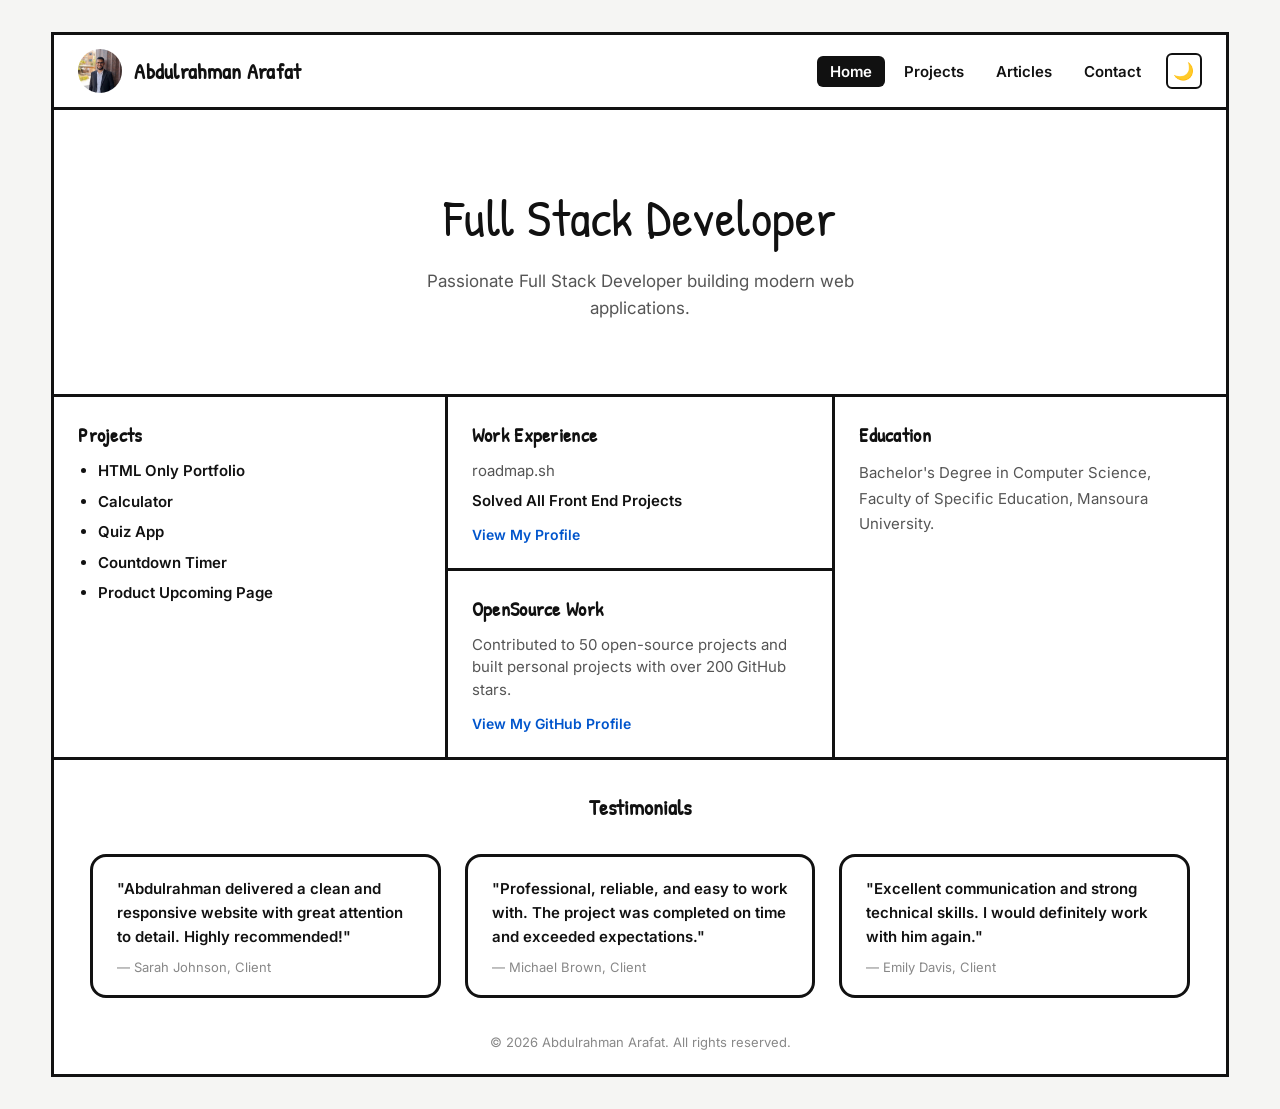
<file: index.html>
<!DOCTYPE html>
<html lang="en" data-theme="light">

<head>
    <meta charset="UTF-8">
    <meta name="viewport" content="width=device-width, initial-scale=1.0">
    <meta name="description" content="Abdulrahman Arafat – Full Stack Developer portfolio showcasing projects, work experience, and education.">
    <meta name="keywords" content="Abdulrahman Arafat, full stack developer, portfolio, web development">
    <title>Abdulrahman Arafat | Full Stack Developer</title>
    <link href="https://fonts.googleapis.com/css2?family=Patrick+Hand&family=Inter:wght@400;600;700&display=swap" rel="stylesheet">
    <link rel="stylesheet" href="style.css">
</head>

<body>
    <header>
        <nav>
            <div class="brand">
                <img src="me.jpg" alt="Abdulrahman Arafat profile photo">
                <h1>Abdulrahman Arafat</h1>
            </div>
            <div class="nav-right">
                <ul>
                    <li><a href="index.html" class="active">Home</a></li>
                    <li><a href="projects.html">Projects</a></li>
                    <li><a href="articles.html">Articles</a></li>
                    <li><a href="contact.html">Contact</a></li>
                </ul>
                <button id="theme-toggle" aria-label="Toggle dark mode" title="Toggle dark mode">🌙</button>
            </div>
        </nav>
        <div class="hero">
            <p>Full Stack Developer</p>
            <h2>Passionate Full Stack Developer building modern web applications.</h2>
        </div>
    </header>

    <div class="container">

        <main>

            <section>
                <h1>Projects</h1>
                <ul>
                    <li>HTML Only Portfolio</li>
                    <li>Calculator</li>
                    <li>Quiz App</li>
                    <li>Countdown Timer</li>
                    <li>Product Upcoming Page</li>
                </ul>
            </section>

            <section class="middle">
                <div class="work">
                    <h1>Work Experience</h1>
                    <h2>roadmap.sh</h2>
                    <p>Solved All Front End Projects</p>
                    <a class="content-link" href="https://roadmap.sh/u/abdulrahman0">View My Profile</a>
                </div>

                <div class="middle2">
                    <h1>OpenSource Work</h1>
                    <h2>Contributed to 50 open-source projects and built personal projects with over 200 GitHub stars.</h2>
                    <a class="content-link" href="https://github.com/AbdulrahmanArafat" target="_blank">View My GitHub Profile</a>
                </div>
            </section>

            <section>
                <h1>Education</h1>
                <h2 class="edu">Bachelor's Degree in Computer Science, Faculty of Specific Education, Mansoura University.</h2>
            </section>

        </main>

        <footer>
            <h1>Testimonials</h1>
            <div class="reviews">
                <div>
                    <h1>"Abdulrahman delivered a clean and responsive website with great attention to detail. Highly recommended!"</h1>
                    <h2>— Sarah Johnson, Client</h2>
                </div>
                <div>
                    <h1>"Professional, reliable, and easy to work with. The project was completed on time and exceeded expectations."</h1>
                    <h2>— Michael Brown, Client</h2>
                </div>
                <div>
                    <h1>"Excellent communication and strong technical skills. I would definitely work with him again."</h1>
                    <h2>— Emily Davis, Client</h2>
                </div>
            </div>
            <p>© 2026 Abdulrahman Arafat. All rights reserved.</p>
        </footer>

    </div>

    <script>
        const btn = document.getElementById('theme-toggle');
        const html = document.documentElement;
        const saved = localStorage.getItem('theme') || 'light';
        html.setAttribute('data-theme', saved);
        btn.textContent = saved === 'dark' ? '☀️' : '🌙';
        btn.addEventListener('click', () => {
            const next = html.getAttribute('data-theme') === 'dark' ? 'light' : 'dark';
            html.setAttribute('data-theme', next);
            localStorage.setItem('theme', next);
            btn.textContent = next === 'dark' ? '☀️' : '🌙';
        });
    </script>
</body>

</html>
</file>
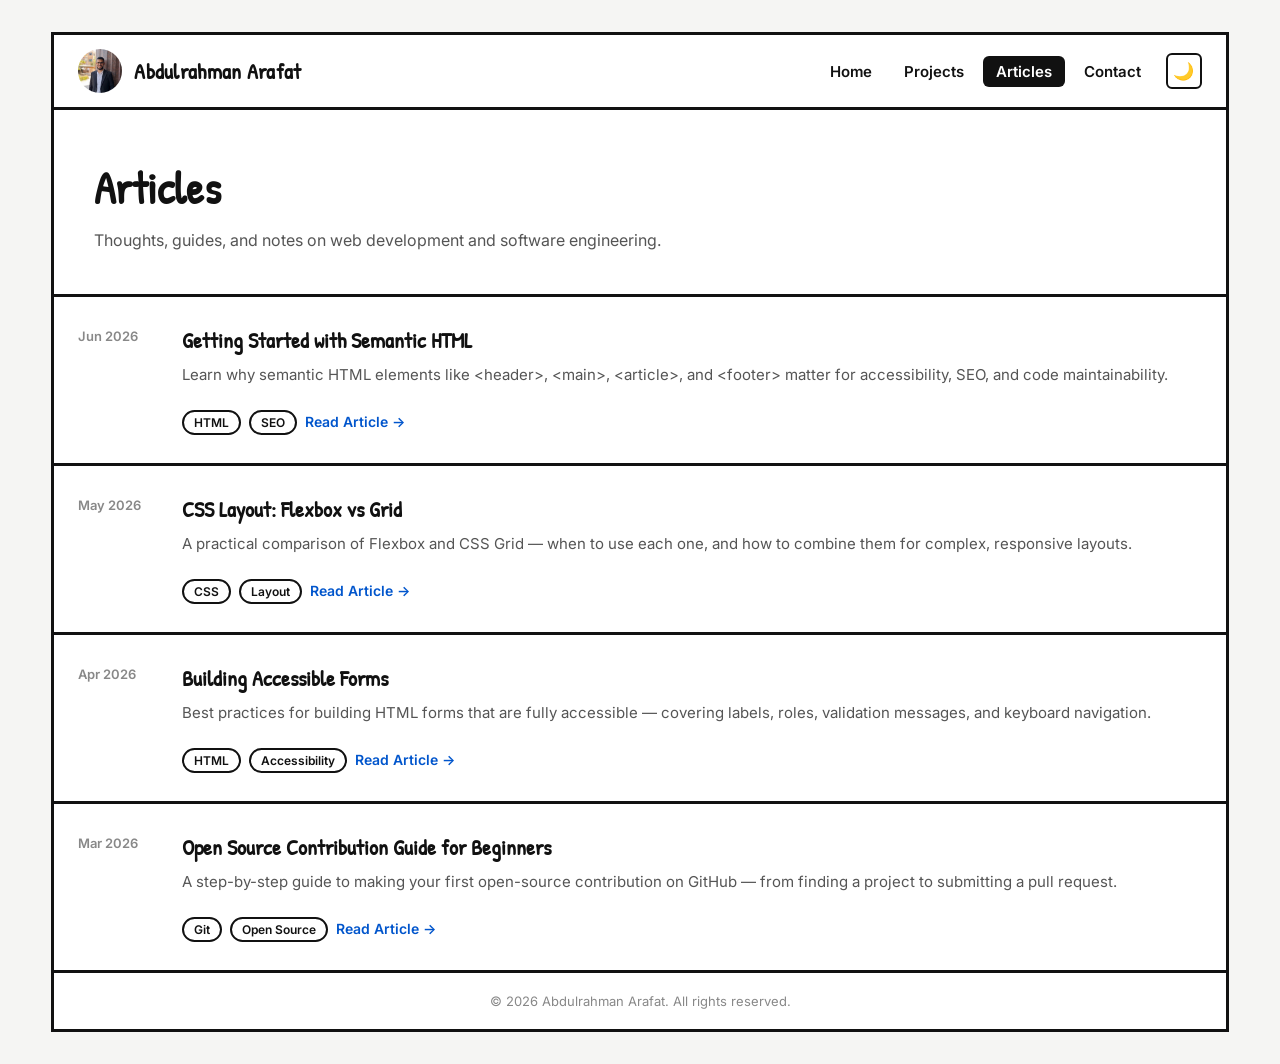
<file: articles.html>
<!DOCTYPE html>
<html lang="en" data-theme="light">

<head>
    <meta charset="UTF-8">
    <meta name="viewport" content="width=device-width, initial-scale=1.0">
    <meta name="description" content="Articles and technical writings by Abdulrahman Arafat on web development, HTML, CSS, and JavaScript.">
    <meta name="keywords" content="Abdulrahman Arafat, articles, blog, web development, HTML, CSS, JavaScript">
    <title>Articles | Abdulrahman Arafat</title>
    <link href="https://fonts.googleapis.com/css2?family=Patrick+Hand&family=Inter:wght@400;600;700&display=swap" rel="stylesheet">
    <link rel="stylesheet" href="style.css">
</head>

<body>
    <header>
        <nav>
            <div class="brand">
                <img src="me.jpg" alt="Abdulrahman Arafat profile photo">
                <h1>Abdulrahman Arafat</h1>
            </div>
            <div class="nav-right">
                <ul>
                    <li><a href="index.html">Home</a></li>
                    <li><a href="projects.html">Projects</a></li>
                    <li><a href="articles.html" class="active">Articles</a></li>
                    <li><a href="contact.html">Contact</a></li>
                </ul>
                <button id="theme-toggle" aria-label="Toggle dark mode" title="Toggle dark mode">🌙</button>
            </div>
        </nav>
        <div class="page-title">
            <h2>Articles</h2>
            <p>Thoughts, guides, and notes on web development and software engineering.</p>
        </div>
    </header>

    <div class="container">
        <div class="articles-list">

            <article class="article-item">
                <span class="article-date">Jun 2026</span>
                <div class="article-body">
                    <h2>Getting Started with Semantic HTML</h2>
                    <p>Learn why semantic HTML elements like &lt;header&gt;, &lt;main&gt;, &lt;article&gt;, and &lt;footer&gt; matter for accessibility, SEO, and code maintainability.</p>
                    <span class="tag">HTML</span>
                    <span class="tag">SEO</span>
                    <a href="#">Read Article →</a>
                </div>
            </article>

            <article class="article-item">
                <span class="article-date">May 2026</span>
                <div class="article-body">
                    <h2>CSS Layout: Flexbox vs Grid</h2>
                    <p>A practical comparison of Flexbox and CSS Grid — when to use each one, and how to combine them for complex, responsive layouts.</p>
                    <span class="tag">CSS</span>
                    <span class="tag">Layout</span>
                    <a href="#">Read Article →</a>
                </div>
            </article>

            <article class="article-item">
                <span class="article-date">Apr 2026</span>
                <div class="article-body">
                    <h2>Building Accessible Forms</h2>
                    <p>Best practices for building HTML forms that are fully accessible — covering labels, roles, validation messages, and keyboard navigation.</p>
                    <span class="tag">HTML</span>
                    <span class="tag">Accessibility</span>
                    <a href="#">Read Article →</a>
                </div>
            </article>

            <article class="article-item">
                <span class="article-date">Mar 2026</span>
                <div class="article-body">
                    <h2>Open Source Contribution Guide for Beginners</h2>
                    <p>A step-by-step guide to making your first open-source contribution on GitHub — from finding a project to submitting a pull request.</p>
                    <span class="tag">Git</span>
                    <span class="tag">Open Source</span>
                    <a href="#">Read Article →</a>
                </div>
            </article>

        </div>

        <footer class="simple">
            <p>© 2026 Abdulrahman Arafat. All rights reserved.</p>
        </footer>
    </div>

    <script>
        const btn = document.getElementById('theme-toggle');
        const html = document.documentElement;
        const saved = localStorage.getItem('theme') || 'light';
        html.setAttribute('data-theme', saved);
        btn.textContent = saved === 'dark' ? '☀️' : '🌙';
        btn.addEventListener('click', () => {
            const next = html.getAttribute('data-theme') === 'dark' ? 'light' : 'dark';
            html.setAttribute('data-theme', next);
            localStorage.setItem('theme', next);
            btn.textContent = next === 'dark' ? '☀️' : '🌙';
        });
    </script>
</body>

</html>
</file>
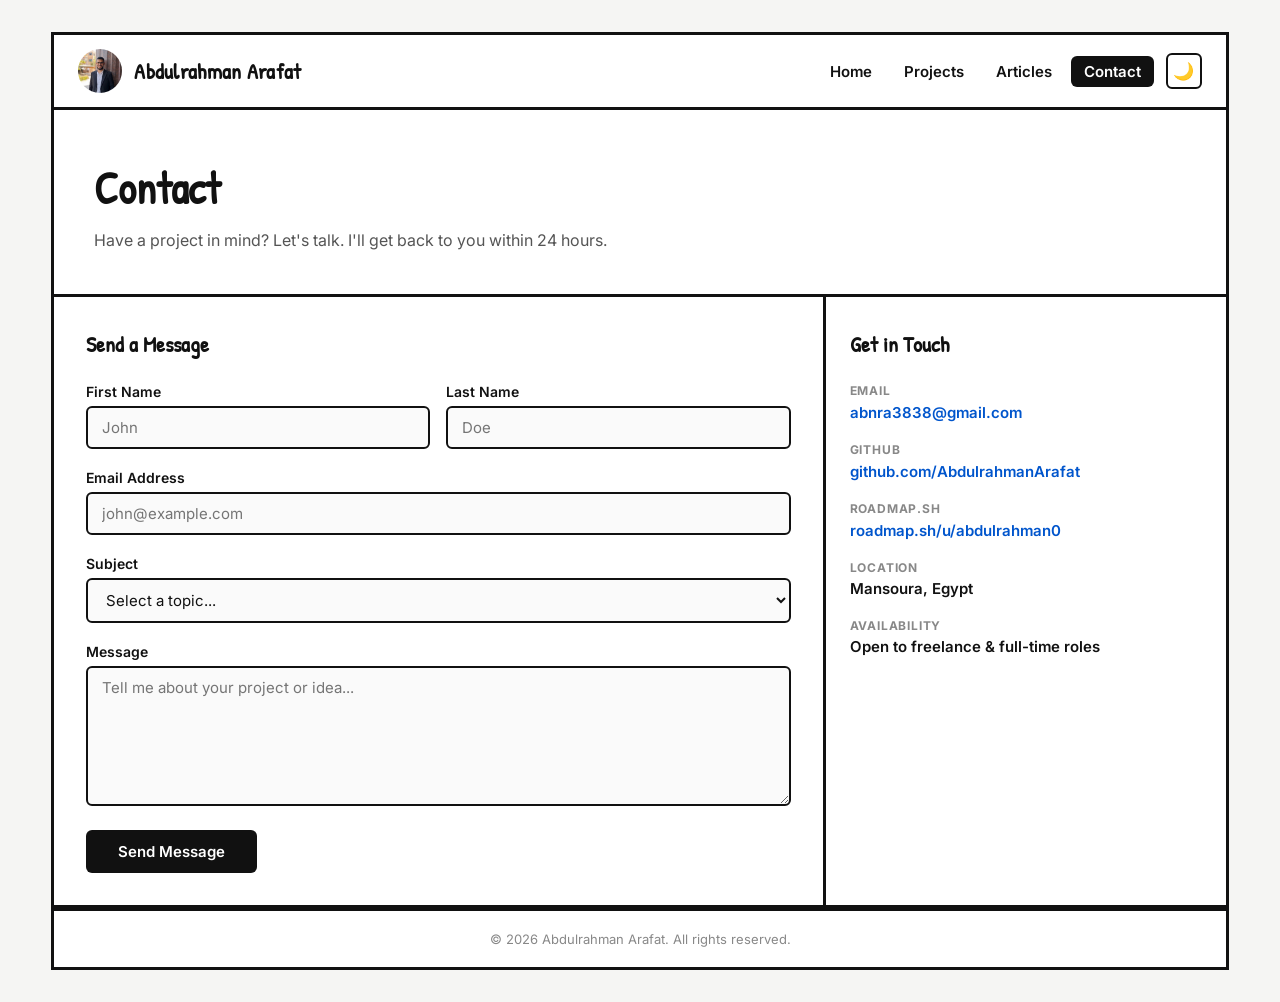
<file: contact.html>
<!DOCTYPE html>
<html lang="en" data-theme="light">

<head>
    <meta charset="UTF-8">
    <meta name="viewport" content="width=device-width, initial-scale=1.0">
    <meta name="description" content="Contact Abdulrahman Arafat – Full Stack Developer. Send a message for project inquiries, collaborations, or any questions.">
    <meta name="keywords" content="Abdulrahman Arafat, contact, hire, web developer, freelance">
    <title>Contact | Abdulrahman Arafat</title>
    <link href="https://fonts.googleapis.com/css2?family=Patrick+Hand&family=Inter:wght@400;600;700&display=swap" rel="stylesheet">
    <link rel="stylesheet" href="style.css">
</head>

<body>
    <header>
        <nav>
            <div class="brand">
                <img src="me.jpg" alt="Abdulrahman Arafat profile photo">
                <h1>Abdulrahman Arafat</h1>
            </div>
            <div class="nav-right">
                <ul>
                    <li><a href="index.html">Home</a></li>
                    <li><a href="projects.html">Projects</a></li>
                    <li><a href="articles.html">Articles</a></li>
                    <li><a href="contact.html" class="active">Contact</a></li>
                </ul>
                <button id="theme-toggle" aria-label="Toggle dark mode" title="Toggle dark mode">🌙</button>
            </div>
        </nav>
        <div class="page-title">
            <h2>Contact</h2>
            <p>Have a project in mind? Let's talk. I'll get back to you within 24 hours.</p>
        </div>
    </header>

    <div class="container">
        <div class="contact-layout">

            <section class="contact-form-section">
                <h2>Send a Message</h2>
                <form action="#" method="POST">
                    <div class="form-row">
                        <div class="form-group">
                            <label for="first-name">First Name</label>
                            <input type="text" id="first-name" name="first_name" placeholder="John" required>
                        </div>
                        <div class="form-group">
                            <label for="last-name">Last Name</label>
                            <input type="text" id="last-name" name="last_name" placeholder="Doe" required>
                        </div>
                    </div>

                    <div class="form-group">
                        <label for="email">Email Address</label>
                        <input type="email" id="email" name="email" placeholder="john@example.com" required>
                    </div>

                    <div class="form-group">
                        <label for="subject">Subject</label>
                        <select id="subject" name="subject">
                            <option value="">Select a topic...</option>
                            <option value="project">Project Inquiry</option>
                            <option value="collaboration">Collaboration</option>
                            <option value="freelance">Freelance Work</option>
                            <option value="other">Other</option>
                        </select>
                    </div>

                    <div class="form-group">
                        <label for="message">Message</label>
                        <textarea id="message" name="message" placeholder="Tell me about your project or idea..." required></textarea>
                    </div>

                    <button type="submit">Send Message</button>
                </form>
            </section>

            <section class="contact-info-section">
                <h2>Get in Touch</h2>

                <div class="info-item">
                    <h3>Email</h3>
                    <a href="mailto:abnra3838@gmail.com">abnra3838@gmail.com</a>
                </div>

                <div class="info-item">
                    <h3>GitHub</h3>
                    <a href="https://github.com/AbdulrahmanArafat" target="_blank">github.com/AbdulrahmanArafat</a>
                </div>

                <div class="info-item">
                    <h3>roadmap.sh</h3>
                    <a href="https://roadmap.sh/u/abdulrahman0" target="_blank">roadmap.sh/u/abdulrahman0</a>
                </div>

                <div class="info-item">
                    <h3>Location</h3>
                    <p>Mansoura, Egypt</p>
                </div>

                <div class="info-item">
                    <h3>Availability</h3>
                    <p>Open to freelance &amp; full-time roles</p>
                </div>
            </section>

        </div>

        <footer class="simple">
            <p>© 2026 Abdulrahman Arafat. All rights reserved.</p>
        </footer>
    </div>

    <script>
        const btn = document.getElementById('theme-toggle');
        const html = document.documentElement;
        const saved = localStorage.getItem('theme') || 'light';
        html.setAttribute('data-theme', saved);
        btn.textContent = saved === 'dark' ? '☀️' : '🌙';
        btn.addEventListener('click', () => {
            const next = html.getAttribute('data-theme') === 'dark' ? 'light' : 'dark';
            html.setAttribute('data-theme', next);
            localStorage.setItem('theme', next);
            btn.textContent = next === 'dark' ? '☀️' : '🌙';
        });
    </script>
</body>

</html>
</file>
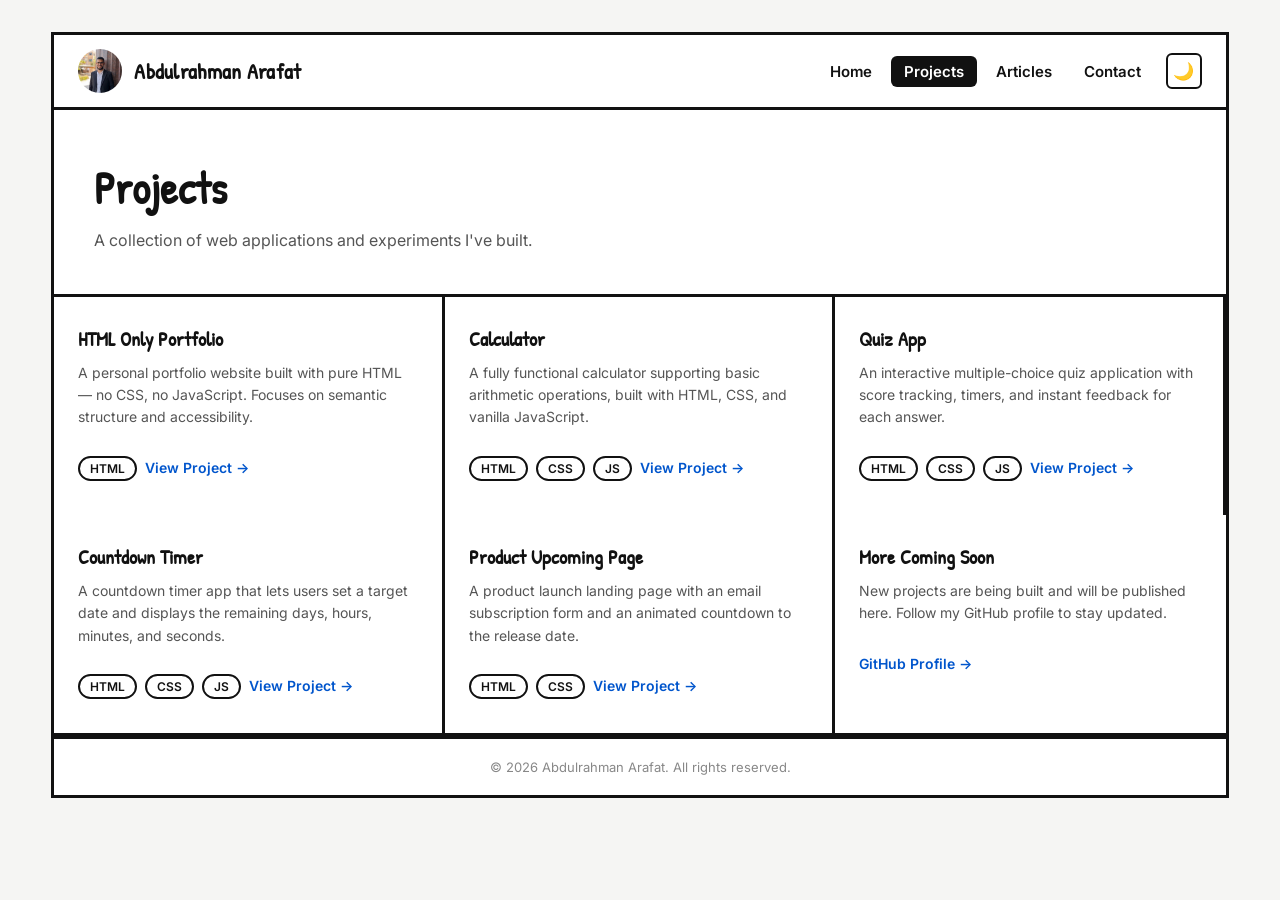
<file: projects.html>
<!DOCTYPE html>
<html lang="en" data-theme="light">

<head>
    <meta charset="UTF-8">
    <meta name="viewport" content="width=device-width, initial-scale=1.0">
    <meta name="description" content="Projects by Abdulrahman Arafat – A showcase of web development projects including calculators, quiz apps, and more.">
    <meta name="keywords" content="Abdulrahman Arafat, projects, web development, HTML, CSS, JavaScript">
    <title>Projects | Abdulrahman Arafat</title>
    <link href="https://fonts.googleapis.com/css2?family=Patrick+Hand&family=Inter:wght@400;600;700&display=swap" rel="stylesheet">
    <link rel="stylesheet" href="style.css">
</head>

<body>
    <header>
        <nav>
            <div class="brand">
                <img src="me.jpg" alt="Abdulrahman Arafat profile photo">
                <h1>Abdulrahman Arafat</h1>
            </div>
            <div class="nav-right">
                <ul>
                    <li><a href="index.html">Home</a></li>
                    <li><a href="projects.html" class="active">Projects</a></li>
                    <li><a href="articles.html">Articles</a></li>
                    <li><a href="contact.html">Contact</a></li>
                </ul>
                <button id="theme-toggle" aria-label="Toggle dark mode" title="Toggle dark mode">🌙</button>
            </div>
        </nav>
        <div class="page-title">
            <h2>Projects</h2>
            <p>A collection of web applications and experiments I've built.</p>
        </div>
    </header>

    <div class="container">
        <div class="projects-grid">

            <article class="project-card">
                <h2>HTML Only Portfolio</h2>
                <p>A personal portfolio website built with pure HTML — no CSS, no JavaScript. Focuses on semantic structure and accessibility.</p>
                <span class="tag">HTML</span>
                <a href="#">View Project →</a>
            </article>

            <article class="project-card">
                <h2>Calculator</h2>
                <p>A fully functional calculator supporting basic arithmetic operations, built with HTML, CSS, and vanilla JavaScript.</p>
                <span class="tag">HTML</span>
                <span class="tag">CSS</span>
                <span class="tag">JS</span>
                <a href="#">View Project →</a>
            </article>

            <article class="project-card">
                <h2>Quiz App</h2>
                <p>An interactive multiple-choice quiz application with score tracking, timers, and instant feedback for each answer.</p>
                <span class="tag">HTML</span>
                <span class="tag">CSS</span>
                <span class="tag">JS</span>
                <a href="#">View Project →</a>
            </article>

            <article class="project-card">
                <h2>Countdown Timer</h2>
                <p>A countdown timer app that lets users set a target date and displays the remaining days, hours, minutes, and seconds.</p>
                <span class="tag">HTML</span>
                <span class="tag">CSS</span>
                <span class="tag">JS</span>
                <a href="#">View Project →</a>
            </article>

            <article class="project-card">
                <h2>Product Upcoming Page</h2>
                <p>A product launch landing page with an email subscription form and an animated countdown to the release date.</p>
                <span class="tag">HTML</span>
                <span class="tag">CSS</span>
                <a href="#">View Project →</a>
            </article>

            <article class="project-card">
                <h2>More Coming Soon</h2>
                <p>New projects are being built and will be published here. Follow my GitHub profile to stay updated.</p>
                <a href="https://github.com/AbdulrahmanArafat" target="_blank">GitHub Profile →</a>
            </article>

        </div>

        <footer class="simple">
            <p>© 2026 Abdulrahman Arafat. All rights reserved.</p>
        </footer>
    </div>

    <script>
        const btn = document.getElementById('theme-toggle');
        const html = document.documentElement;
        const saved = localStorage.getItem('theme') || 'light';
        html.setAttribute('data-theme', saved);
        btn.textContent = saved === 'dark' ? '☀️' : '🌙';
        btn.addEventListener('click', () => {
            const next = html.getAttribute('data-theme') === 'dark' ? 'light' : 'dark';
            html.setAttribute('data-theme', next);
            localStorage.setItem('theme', next);
            btn.textContent = next === 'dark' ? '☀️' : '🌙';
        });
    </script>
</body>

</html>
</file>
<file: style.css>
/* ── CSS Variables (Light / Dark) ─────────────────────── */
:root {
    --bg-page:       #f5f5f3;
    --bg-surface:    #ffffff;
    --border:        #111111;
    --text-primary:  #111111;
    --text-muted:    #555555;
    --text-faint:    #888888;
    --link:          #0055cc;
    --active-bg:     #111111;
    --active-text:   #ffffff;
    --hover-bg:      #f0f0f0;
    --btn-bg:        #111111;
    --btn-text:      #ffffff;
    --btn-hover:     #333333;
    --input-bg:      #fafafa;
    --tag-border:    #111111;
}

[data-theme="dark"] {
    --bg-page:       #0f0f0f;
    --bg-surface:    #1a1a1a;
    --border:        #444444;
    --text-primary:  #f0f0f0;
    --text-muted:    #aaaaaa;
    --text-faint:    #777777;
    --link:          #60aaff;
    --active-bg:     #f0f0f0;
    --active-text:   #111111;
    --hover-bg:      #2a2a2a;
    --btn-bg:        #f0f0f0;
    --btn-text:      #111111;
    --btn-hover:     #cccccc;
    --input-bg:      #222222;
    --tag-border:    #555555;
}

/* ── Reset ─────────────────────────────────────────────── */
*, *::before, *::after {
    box-sizing: border-box;
    margin: 0;
    padding: 0;
}

/* ── Base ──────────────────────────────────────────────── */
body {
    width: 100%;
    min-height: 100vh;
    display: flex;
    align-items: center;
    justify-content: flex-start;
    flex-direction: column;
    background-color: var(--bg-page);
    font-family: 'Inter', sans-serif;
    color: var(--text-primary);
    transition: background-color 0.3s, color 0.3s;
}

/* ── Header ────────────────────────────────────────────── */
header {
    width: 92%;
    max-width: 1200px;
    margin-top: 32px;
    border: 3px solid var(--border);
    border-bottom: none;
    display: flex;
    flex-direction: column;
    background-color: var(--bg-surface);
    transition: background-color 0.3s, border-color 0.3s;
}

/* ── Nav ───────────────────────────────────────────────── */
nav {
    display: flex;
    justify-content: space-between;
    align-items: center;
    width: 100%;
    border-bottom: 3px solid var(--border);
    padding: 14px 24px;
    gap: 16px;
}

nav .brand {
    display: flex;
    align-items: center;
    gap: 12px;
    flex-shrink: 0;
}

nav .brand img {
    width: 44px;
    height: 44px;
    border-radius: 50%;
    object-fit: cover;
}

nav .brand h1 {
    font-family: 'Patrick Hand', cursive;
    font-size: 22px;
    letter-spacing: 0.3px;
    color: var(--text-primary);
}

nav .nav-right {
    display: flex;
    align-items: center;
    gap: 12px;
}

nav ul {
    list-style: none;
    display: flex;
    gap: 6px;
    flex-wrap: wrap;
}

nav ul li a {
    text-decoration: none;
    font-size: 15px;
    font-weight: 600;
    padding: 6px 13px;
    color: var(--text-primary);
    font-family: 'Inter', sans-serif;
    border-radius: 6px;
    transition: background-color 0.2s ease, color 0.2s ease;
    white-space: nowrap;
}

nav ul li a:hover {
    background-color: var(--hover-bg);
}

nav ul li a.active {
    background-color: var(--active-bg);
    color: var(--active-text);
}

/* ── Dark-mode toggle button ───────────────────────────── */
#theme-toggle {
    background: none;
    border: 2px solid var(--border);
    border-radius: 6px;
    width: 36px;
    height: 36px;
    cursor: pointer;
    display: flex;
    align-items: center;
    justify-content: center;
    font-size: 17px;
    transition: border-color 0.3s, background-color 0.2s;
    flex-shrink: 0;
    color: var(--text-primary);
}

#theme-toggle:hover {
    background-color: var(--hover-bg);
}

/* ── Hero (Home page) ──────────────────────────────────── */
header .hero {
    display: flex;
    align-items: center;
    justify-content: center;
    flex-direction: column;
    width: 100%;
    padding: 72px 40px;
    gap: 16px;
}

header .hero p {
    font-family: 'Patrick Hand', cursive;
    font-size: 52px;
    letter-spacing: 0.5px;
    text-align: center;
    color: var(--text-primary);
}

header .hero h2 {
    font-family: 'Inter', sans-serif;
    font-size: 17px;
    font-weight: 400;
    text-align: center;
    color: var(--text-muted);
    max-width: 480px;
    line-height: 1.6;
}

/* ── Page title (inner pages) ──────────────────────────── */
header .page-title {
    padding: 48px 40px 40px;
}

header .page-title h2 {
    font-family: 'Patrick Hand', cursive;
    font-size: 44px;
    margin-bottom: 10px;
    color: var(--text-primary);
}

header .page-title p {
    font-size: 16px;
    color: var(--text-muted);
    line-height: 1.6;
}

/* ── Container ─────────────────────────────────────────── */
.container {
    display: flex;
    flex-direction: column;
    align-items: center;
    border: 3px solid var(--border);
    padding: 0;
    width: 92%;
    max-width: 1200px;
    background-color: var(--bg-surface);
    margin-bottom: 32px;
    transition: background-color 0.3s, border-color 0.3s;
}

/* ── Main (3-column) ───────────────────────────────────── */
.container main {
    display: flex;
    width: 100%;
    border-bottom: 3px solid var(--border);
    align-items: stretch;
}

.container main section {
    width: 33.3333%;
    padding: 24px;
}

.container main section h1 {
    font-family: 'Patrick Hand', cursive;
    font-size: 20px;
    margin-bottom: 12px;
    letter-spacing: 0.3px;
    color: var(--text-primary);
}

.container main section ul {
    padding-left: 20px;
}

.container main section ul li {
    font-family: 'Inter', sans-serif;
    font-weight: 600;
    font-size: 15px;
    margin-bottom: 8px;
    line-height: 1.5;
    color: var(--text-primary);
}

/* Middle column */
.container main .middle {
    border-left: 3px solid var(--border);
    border-right: 3px solid var(--border);
    padding: 0;
}

.container main .middle .work {
    border-bottom: 3px solid var(--border);
    padding: 24px;
}

.container main .middle .middle2 {
    padding: 24px;
}

.container main .middle .work h1,
.container main .middle .middle2 h1 {
    font-family: 'Patrick Hand', cursive;
    font-size: 20px;
    margin-bottom: 12px;
    color: var(--text-primary);
}

.container main .middle .work h2,
.container main .middle .middle2 h2 {
    font-family: 'Inter', sans-serif;
    font-size: 15px;
    font-weight: 400;
    margin-bottom: 8px;
    color: var(--text-muted);
    line-height: 1.5;
}

.container main .middle .work p {
    font-family: 'Inter', sans-serif;
    font-size: 15px;
    font-weight: 600;
    margin-bottom: 10px;
    color: var(--text-primary);
}

/* Education */
.container main section h2.edu {
    font-family: 'Inter', sans-serif;
    font-size: 15px;
    font-weight: 400;
    margin-top: 8px;
    line-height: 1.7;
    color: var(--text-muted);
}

/* Shared link style */
.content-link {
    display: inline-block;
    margin-top: 6px;
    font-family: 'Inter', sans-serif;
    font-size: 14px;
    font-weight: 600;
    color: var(--link);
    text-decoration: none;
}

.content-link:hover {
    text-decoration: underline;
}

/* ── Footer / Testimonials ─────────────────────────────── */
.container footer {
    width: 100%;
    padding: 32px 24px 24px;
    font-family: 'Inter', sans-serif;
}

.container footer > h1 {
    font-family: 'Patrick Hand', cursive;
    font-size: 22px;
    margin-bottom: 20px;
    text-align: center;
    color: var(--text-primary);
}

.container footer > p {
    text-align: center;
    margin-top: 24px;
    font-size: 13px;
    color: var(--text-faint);
}

.reviews {
    display: flex;
    flex-wrap: wrap;
    gap: 0;
}

.reviews div {
    flex: 1 1 220px;
    margin: 12px;
    padding: 20px 24px;
    border: 3px solid var(--border);
    border-radius: 16px;
    transition: border-color 0.3s;
}

.reviews h1 {
    font-family: 'Inter', sans-serif;
    font-size: 15px;
    font-weight: 600;
    line-height: 1.6;
    margin-bottom: 10px;
    color: var(--text-primary);
}

.reviews h2 {
    font-family: 'Inter', sans-serif;
    font-size: 13px;
    font-weight: 400;
    color: var(--text-faint);
}

/* ── Footer copyright (inner pages) ────────────────────── */
.container footer.simple {
    padding: 20px 24px;
    text-align: center;
    border-top: 3px solid var(--border);
}

.container footer.simple p {
    font-size: 13px;
    color: var(--text-faint);
    margin-top: 0;
}

/* ── Projects grid ─────────────────────────────────────── */
.projects-grid {
    width: 100%;
    display: grid;
    grid-template-columns: repeat(3, 1fr);
    border-bottom: 3px solid var(--border);
}

.project-card {
    padding: 28px 24px;
    border-right: 3px solid var(--border);
    transition: border-color 0.3s;
}

.project-card:last-child {
    border-right: none;
}

.project-card h2 {
    font-family: 'Patrick Hand', cursive;
    font-size: 20px;
    margin-bottom: 10px;
    color: var(--text-primary);
}

.project-card p {
    font-size: 14px;
    color: var(--text-muted);
    line-height: 1.6;
    margin-bottom: 16px;
}

.project-card .tag {
    display: inline-block;
    font-size: 12px;
    font-weight: 600;
    padding: 3px 10px;
    border: 2px solid var(--tag-border);
    border-radius: 999px;
    margin-right: 4px;
    margin-bottom: 6px;
    color: var(--text-primary);
}

.project-card a {
    display: inline-block;
    margin-top: 14px;
    font-size: 14px;
    font-weight: 600;
    color: var(--link);
    text-decoration: none;
}

.project-card a:hover {
    text-decoration: underline;
}

/* ── Articles list ─────────────────────────────────────── */
.articles-list {
    width: 100%;
}

.article-item {
    display: flex;
    align-items: flex-start;
    gap: 24px;
    padding: 28px 24px;
    border-bottom: 3px solid var(--border);
    transition: border-color 0.3s;
}

.article-item:last-child {
    border-bottom: none;
}

.article-date {
    flex-shrink: 0;
    width: 80px;
    font-size: 13px;
    color: var(--text-faint);
    font-weight: 600;
    padding-top: 3px;
}

.article-body h2 {
    font-family: 'Patrick Hand', cursive;
    font-size: 22px;
    margin-bottom: 8px;
    color: var(--text-primary);
}

.article-body p {
    font-size: 15px;
    color: var(--text-muted);
    line-height: 1.6;
    margin-bottom: 14px;
}

.article-body .tag {
    display: inline-block;
    font-size: 12px;
    font-weight: 600;
    padding: 3px 10px;
    border: 2px solid var(--tag-border);
    border-radius: 999px;
    margin-right: 4px;
    color: var(--text-primary);
}

.article-body a {
    display: inline-block;
    margin-top: 12px;
    font-size: 14px;
    font-weight: 600;
    color: var(--link);
    text-decoration: none;
}

.article-body a:hover {
    text-decoration: underline;
}

/* ── Contact layout ────────────────────────────────────── */
.contact-layout {
    display: flex;
    width: 100%;
    border-bottom: 3px solid var(--border);
    align-items: stretch;
}

.contact-form-section {
    flex: 2;
    padding: 32px;
    border-right: 3px solid var(--border);
    transition: border-color 0.3s;
}

.contact-form-section h2 {
    font-family: 'Patrick Hand', cursive;
    font-size: 22px;
    margin-bottom: 24px;
    color: var(--text-primary);
}

.form-group {
    margin-bottom: 20px;
}

.form-group label {
    display: block;
    font-size: 14px;
    font-weight: 600;
    margin-bottom: 6px;
    color: var(--text-primary);
}

.form-group input,
.form-group textarea,
.form-group select {
    width: 100%;
    padding: 10px 14px;
    border: 2px solid var(--border);
    border-radius: 6px;
    font-family: 'Inter', sans-serif;
    font-size: 15px;
    background-color: var(--input-bg);
    color: var(--text-primary);
    outline: none;
    transition: border-color 0.2s, background-color 0.3s, color 0.3s;
}

.form-group input:focus,
.form-group textarea:focus,
.form-group select:focus {
    border-color: var(--text-muted);
    background-color: var(--bg-surface);
}

.form-group textarea {
    resize: vertical;
    min-height: 140px;
}

.form-row {
    display: flex;
    gap: 16px;
}

.form-row .form-group {
    flex: 1;
}

button[type="submit"] {
    padding: 12px 32px;
    background-color: var(--btn-bg);
    color: var(--btn-text);
    border: none;
    border-radius: 6px;
    font-family: 'Inter', sans-serif;
    font-size: 15px;
    font-weight: 600;
    cursor: pointer;
    transition: background-color 0.2s;
}

button[type="submit"]:hover {
    background-color: var(--btn-hover);
}

.contact-info-section {
    flex: 1;
    padding: 32px 24px;
}

.contact-info-section h2 {
    font-family: 'Patrick Hand', cursive;
    font-size: 22px;
    margin-bottom: 24px;
    color: var(--text-primary);
}

.info-item {
    margin-bottom: 20px;
}

.info-item h3 {
    font-size: 12px;
    font-weight: 700;
    color: var(--text-faint);
    text-transform: uppercase;
    letter-spacing: 0.8px;
    margin-bottom: 4px;
}

.info-item p {
    font-size: 15px;
    font-weight: 600;
    color: var(--text-primary);
}

.info-item a {
    font-size: 15px;
    font-weight: 600;
    color: var(--link);
    text-decoration: none;
}

.info-item a:hover {
    text-decoration: underline;
}

/* ── Responsive ────────────────────────────────────────── */
@media (max-width: 768px) {
    header,
    .container {
        width: 96%;
        margin-top: 16px;
    }

    header .hero {
        padding: 48px 24px;
    }

    header .hero p {
        font-size: 36px;
    }

    header .hero h2 {
        font-size: 15px;
    }

    header .page-title {
        padding: 32px 24px;
    }

    header .page-title h2 {
        font-size: 32px;
    }

    nav .brand h1 {
        font-size: 18px;
    }

    nav ul li a {
        font-size: 13px;
        padding: 4px 8px;
    }

    .container main {
        flex-direction: column;
    }

    .container main section {
        width: 100%;
        border-bottom: 3px solid var(--border);
    }

    .container main .middle {
        border-left: none;
        border-right: none;
        border-bottom: 3px solid var(--border);
    }

    .container main section:last-child {
        border-bottom: none;
    }

    .reviews {
        flex-direction: column;
    }

    .reviews div {
        margin: 8px 0;
    }

    .projects-grid {
        grid-template-columns: 1fr;
    }

    .project-card {
        border-right: none;
        border-bottom: 3px solid var(--border);
    }

    .project-card:last-child {
        border-bottom: none;
    }

    .contact-layout {
        flex-direction: column;
    }

    .contact-form-section {
        border-right: none;
        border-bottom: 3px solid var(--border);
        padding: 24px;
    }

    .contact-info-section {
        padding: 24px;
    }

    .article-item {
        flex-direction: column;
        gap: 8px;
    }

    .article-date {
        width: auto;
    }

    .form-row {
        flex-direction: column;
        gap: 0;
    }
}
</file>
